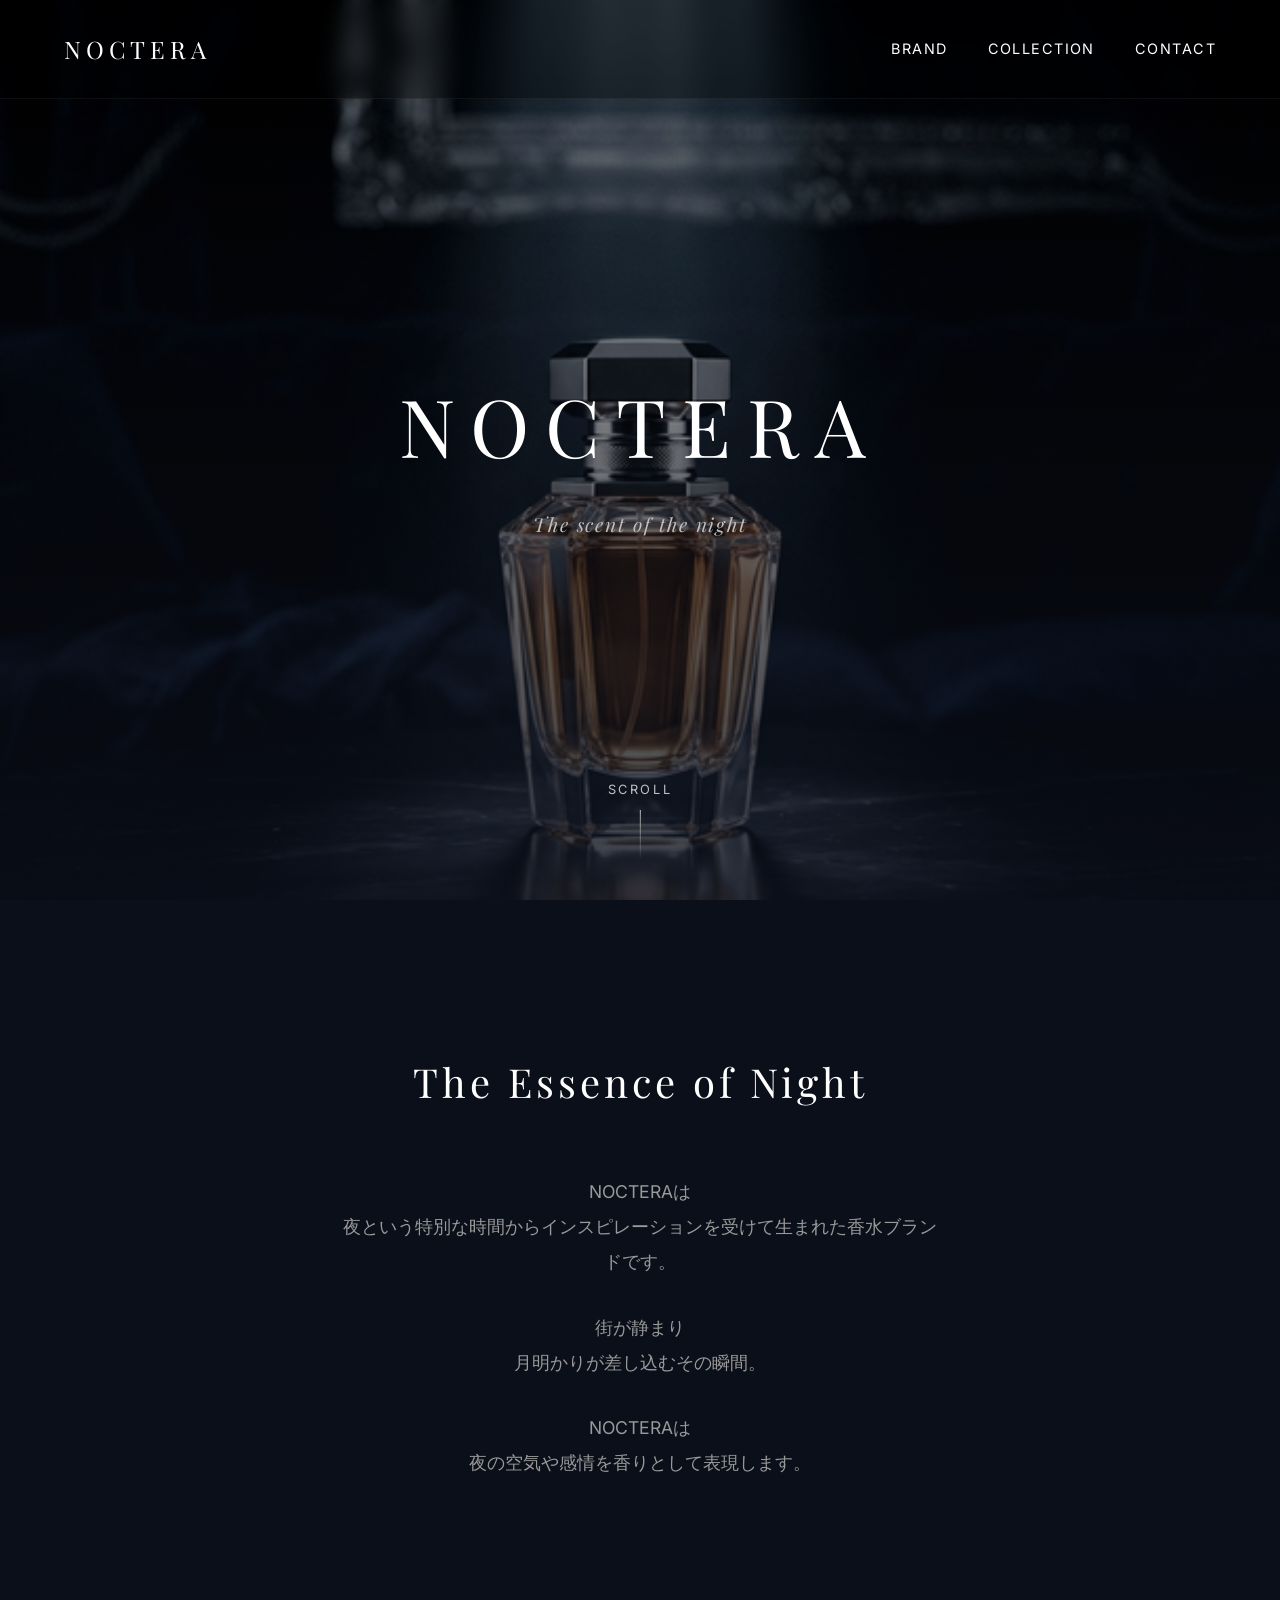
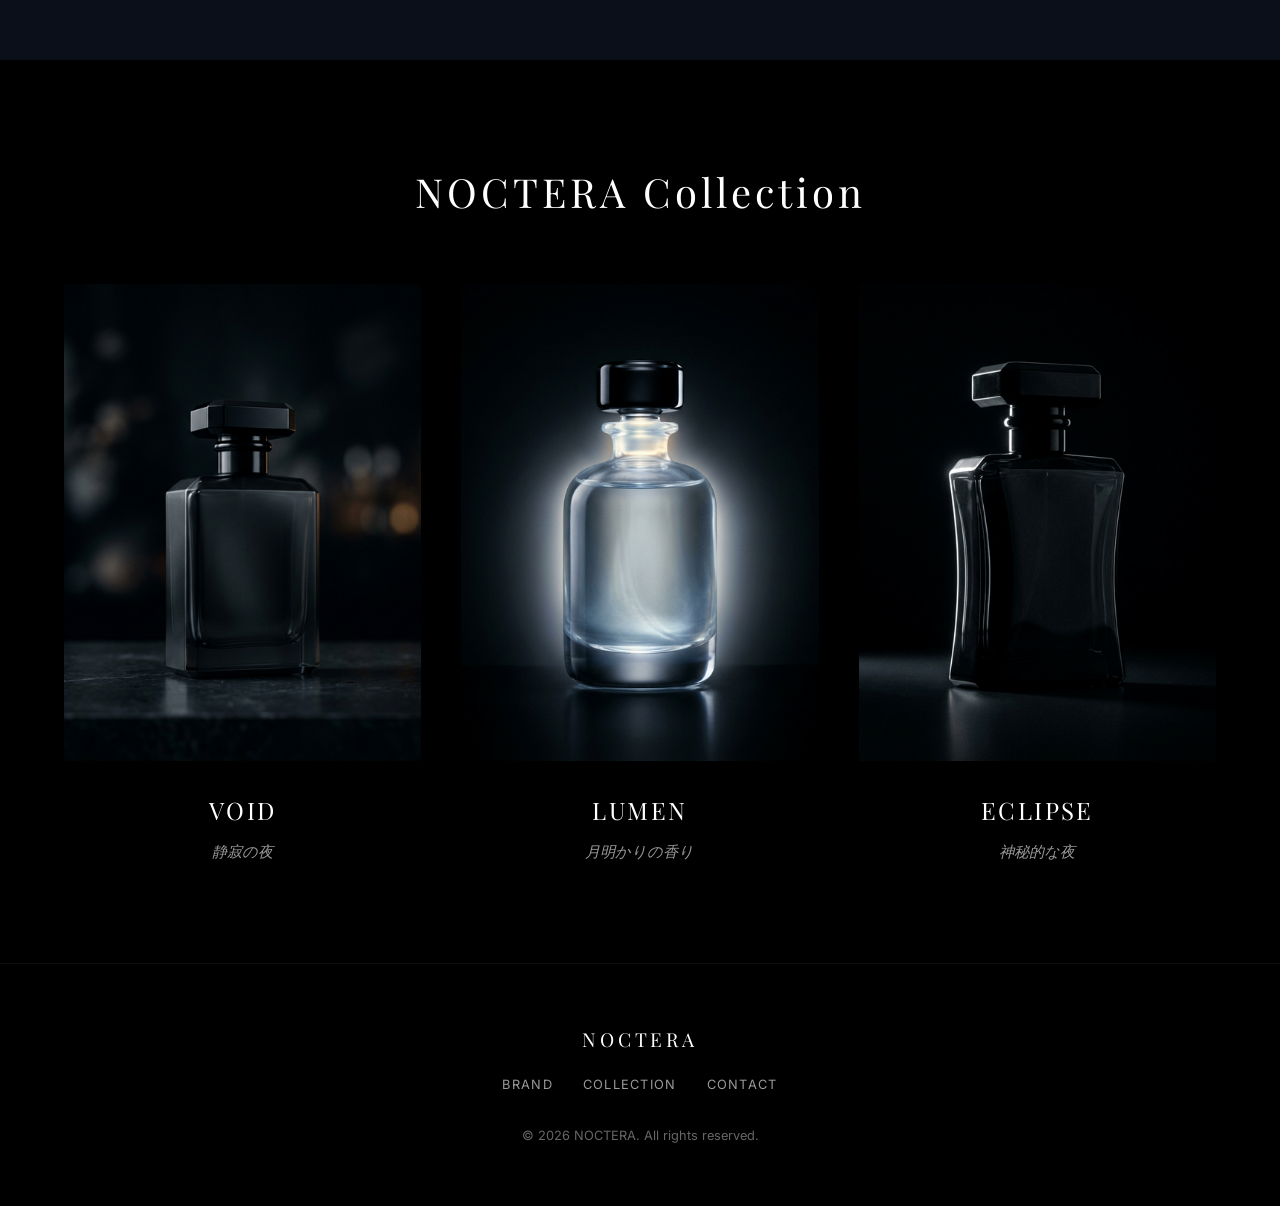
<file: index.html>
<!DOCTYPE html>
<html lang="ja">
<head>
    <meta charset="UTF-8">
    <meta name="viewport" content="width=device-width, initial-scale=1.0">
    <title>NOCTERA - The scent of the night</title>
    <meta name="description" content="夜の静けさを表現する香水ブランド、NOCTERA（ノクテラ）。">
    <link rel="stylesheet" href="css/style.css">
</head>
<body>
    <header>
        <div class="logo"><a href="index.html">NOCTERA</a></div>
        <nav>
            <ul>
                <li><a href="brand.html">Brand</a></li>
                <li><a href="collection.html">Collection</a></li>
                <li><a href="contact.html">Contact</a></li>
            </ul>
        </nav>
    </header>

    <main>
        <section class="hero">
            <div class="hero-bg"></div>
            <div class="hero-overlay"></div>
            <h1>NOCTERA</h1>
            <p>The scent of the night</p>
            <div class="scroll-indicator">Scroll</div>
        </section>

        <section class="brand-section fade-in">
            <div class="container">
                <h2 class="section-title">The Essence of Night</h2>
                <p>NOCTERAは<br>夜という特別な時間からインスピレーションを受けて生まれた香水ブランドです。</p>
                <p>街が静まり<br>月明かりが差し込むその瞬間。</p>
                <p>NOCTERAは<br>夜の空気や感情を香りとして表現します。</p>
            </div>
        </section>

        <section class="collection-section container fade-in">
            <h2 class="section-title" style="text-align: center;">NOCTERA Collection</h2>
            <div class="collection-grid">
                <a href="collection.html#void" class="product-card fade-in" style="transition-delay: 0.1s;">
                    <div class="product-image-wrapper">
                        <img src="images/void.png" alt="VOID 静寂の夜">
                    </div>
                    <h3>VOID</h3>
                    <p>静寂の夜</p>
                </a>
                <a href="collection.html#lumen" class="product-card fade-in" style="transition-delay: 0.3s;">
                    <div class="product-image-wrapper">
                        <img src="images/lumen.png" alt="LUMEN 月明かりの香り">
                    </div>
                    <h3>LUMEN</h3>
                    <p>月明かりの香り</p>
                </a>
                <a href="collection.html#eclipse" class="product-card fade-in" style="transition-delay: 0.5s;">
                    <div class="product-image-wrapper">
                        <img src="images/eclipse.png" alt="ECLIPSE 神秘的な夜">
                    </div>
                    <h3>ECLIPSE</h3>
                    <p>神秘的な夜</p>
                </a>
            </div>
        </section>
    </main>

    <footer>
        <div class="logo">NOCTERA</div>
        <div class="footer-links">
            <a href="brand.html">Brand</a>
            <a href="collection.html">Collection</a>
            <a href="contact.html">Contact</a>
        </div>
        <p>&copy; 2026 NOCTERA. All rights reserved.</p>
    </footer>

    <script src="js/script.js"></script>
</body>
</html>
</file>
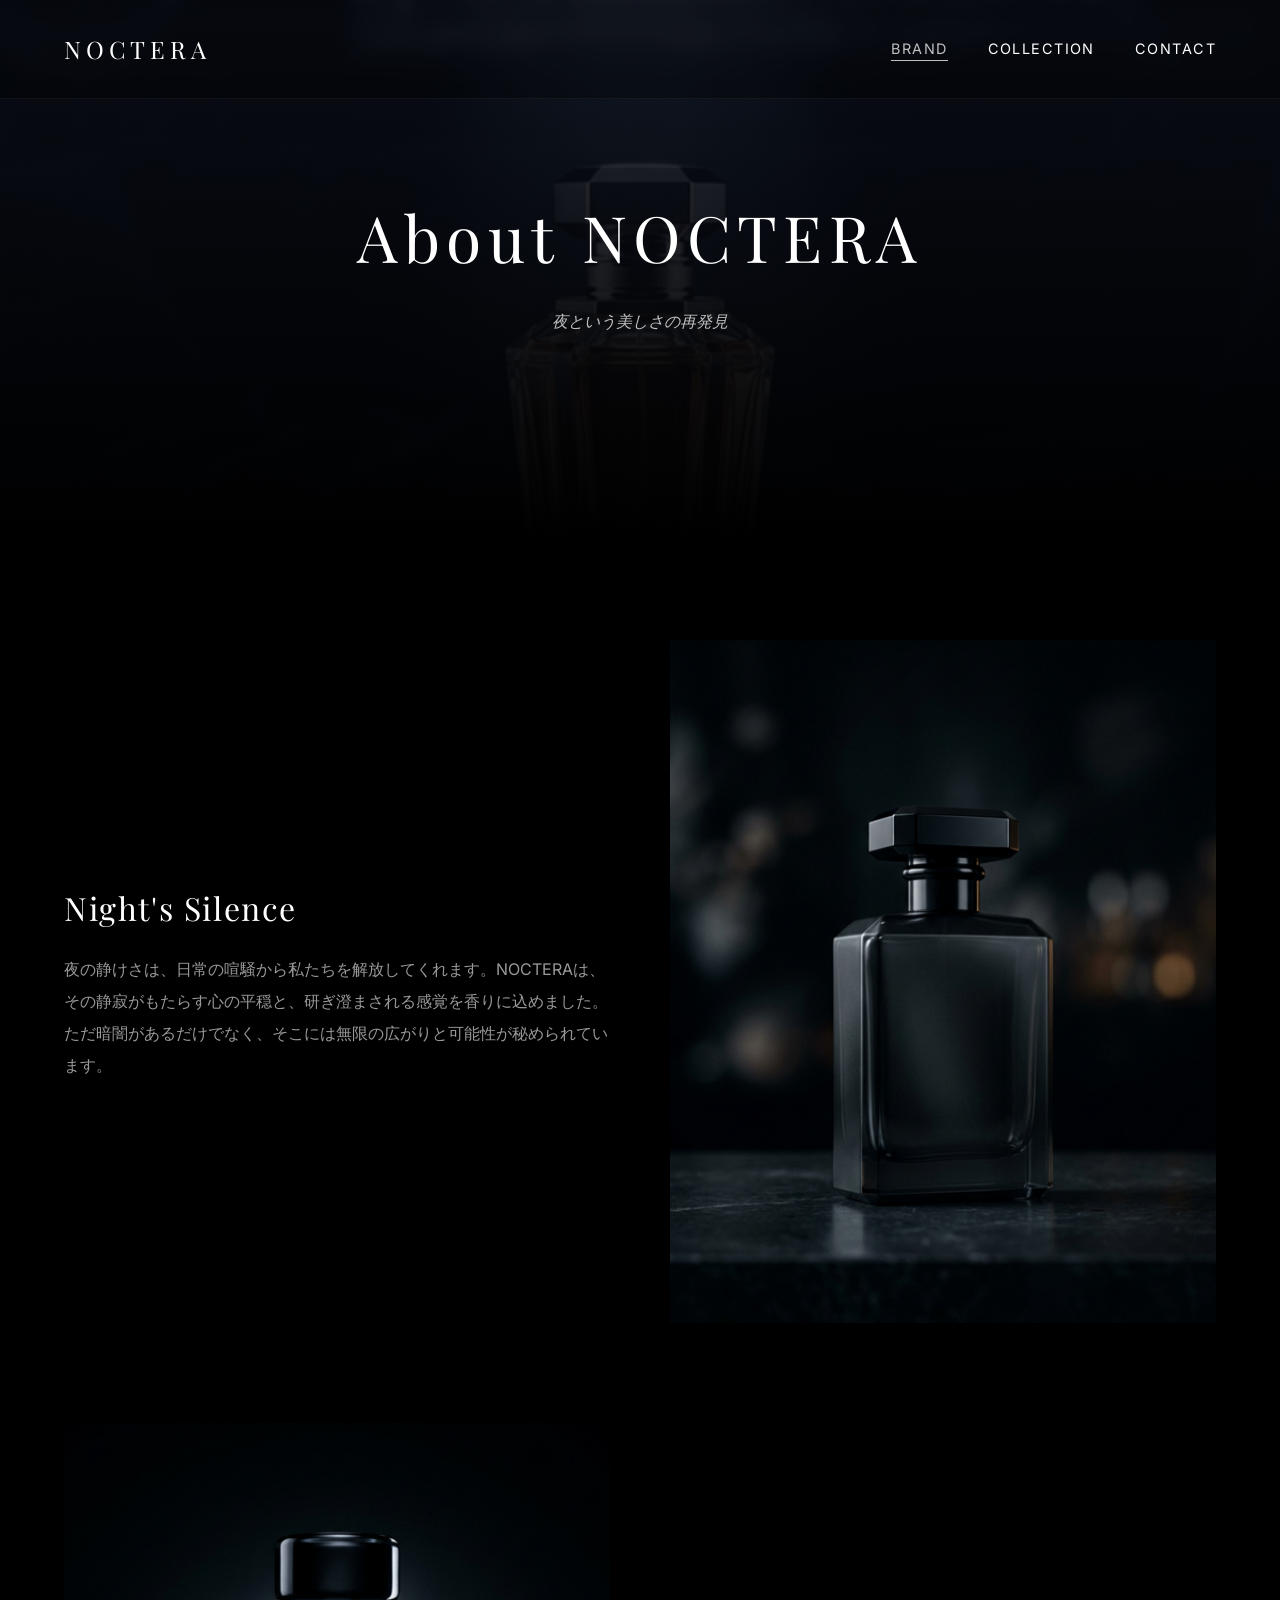
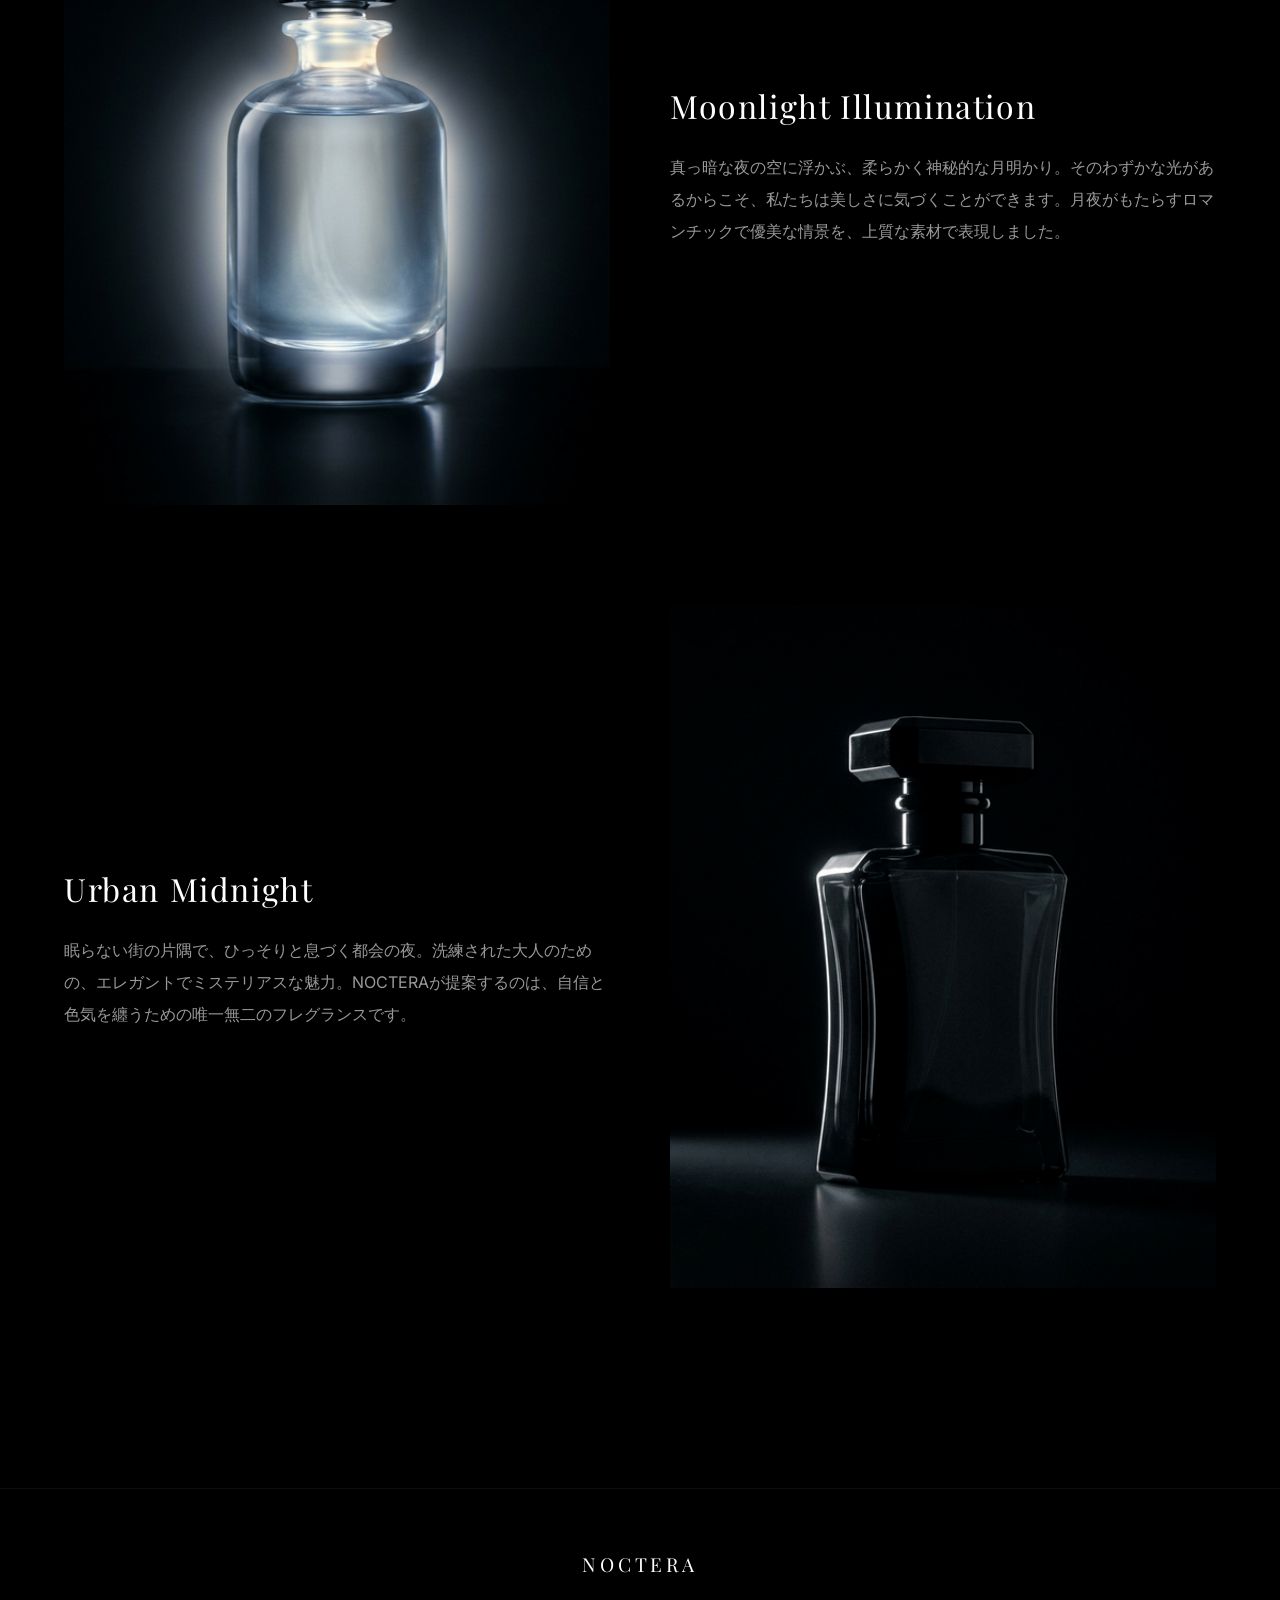
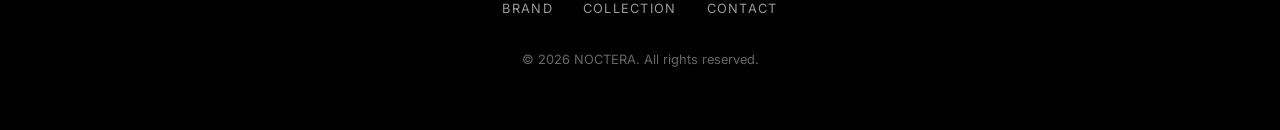
<file: brand.html>
<!DOCTYPE html>
<html lang="ja">

<head>
    <meta charset="UTF-8">
    <meta name="viewport" content="width=device-width, initial-scale=1.0">
    <title>About NOCTERA - ブランド</title>
    <link rel="stylesheet" href="css/style.css">
    <style>
        .brand-story {
            display: flex;
            align-items: center;
            gap: 60px;
            margin-bottom: 100px;
        }

        .brand-story:nth-child(even) {
            flex-direction: row-reverse;
        }

        .brand-story-text {
            flex: 1;
        }

        .brand-story-image {
            flex: 1;
            aspect-ratio: 4/5;
            background-color: var(--color-sub);
            overflow: hidden;
            display: flex;
            align-items: center;
            justify-content: center;
        }

        .brand-story-image img {
            width: 100%;
            height: 100%;
            object-fit: cover;
        }

        .brand-story-text h3 {
            font-size: 2rem;
            margin-bottom: 20px;
        }

        .brand-story-text p {
            color: var(--color-text-muted);
            line-height: 2;
        }

        @media (max-width: 768px) {

            .brand-story,
            .brand-story:nth-child(even) {
                flex-direction: column;
                gap: 30px;
            }
        }
    </style>
</head>

<body>
    <header>
        <div class="logo"><a href="index.html">NOCTERA</a></div>
        <nav>
            <ul>
                <li><a href="brand.html" class="active">Brand</a></li>
                <li><a href="collection.html">Collection</a></li>
                <li><a href="contact.html">Contact</a></li>
            </ul>
        </nav>
    </header>

    <main>
        <section class="page-header"
            style="background-image: linear-gradient(rgba(11,15,26,0.8), rgba(0,0,0,1)), url('images/hero.png'); background-size: cover; background-position: center; border:none;">
            <h1 class="fade-in">About NOCTERA</h1>
            <p class="fade-in"
                style="transition-delay: 0.2s; color: var(--color-accent); margin-top: 20px; font-family: var(--font-heading); font-style: italic;">
                夜という美しさの再発見</p>
        </section>

        <section class="container" style="padding: 100px 0;">
            <div class="brand-story fade-in">
                <div class="brand-story-text">
                    <h3>Night's Silence</h3>
                    <p>夜の静けさは、日常の喧騒から私たちを解放してくれます。NOCTERAは、その静寂がもたらす心の平穏と、研ぎ澄まされる感覚を香りに込めました。ただ暗闇があるだけでなく、そこには無限の広がりと可能性が秘められています。
                    </p>
                </div>
                <div class="brand-story-image">
                    <img src="images/void.png" alt="Night Silence">
                </div>
            </div>

            <div class="brand-story fade-in">
                <div class="brand-story-text">
                    <h3>Moonlight Illumination</h3>
                    <p>真っ暗な夜の空に浮かぶ、柔らかく神秘的な月明かり。そのわずかな光があるからこそ、私たちは美しさに気づくことができます。月夜がもたらすロマンチックで優美な情景を、上質な素材で表現しました。</p>
                </div>
                <div class="brand-story-image">
                    <img src="images/lumen.png" alt="Moonlight Illumination">
                </div>
            </div>

            <div class="brand-story fade-in">
                <div class="brand-story-text">
                    <h3>Urban Midnight</h3>
                    <p>眠らない街の片隅で、ひっそりと息づく都会の夜。洗練された大人のための、エレガントでミステリアスな魅力。NOCTERAが提案するのは、自信と色気を纏うための唯一無二のフレグランスです。</p>
                </div>
                <div class="brand-story-image">
                    <img src="images/eclipse.png" alt="Urban Midnight">
                </div>
            </div>
        </section>
    </main>

    <footer>
        <div class="logo">NOCTERA</div>
        <div class="footer-links">
            <a href="brand.html">Brand</a>
            <a href="collection.html">Collection</a>
            <a href="contact.html">Contact</a>
        </div>
        <p>&copy; 2026 NOCTERA. All rights reserved.</p>
    </footer>

    <script src="js/script.js"></script>
</body>

</html>
</file>
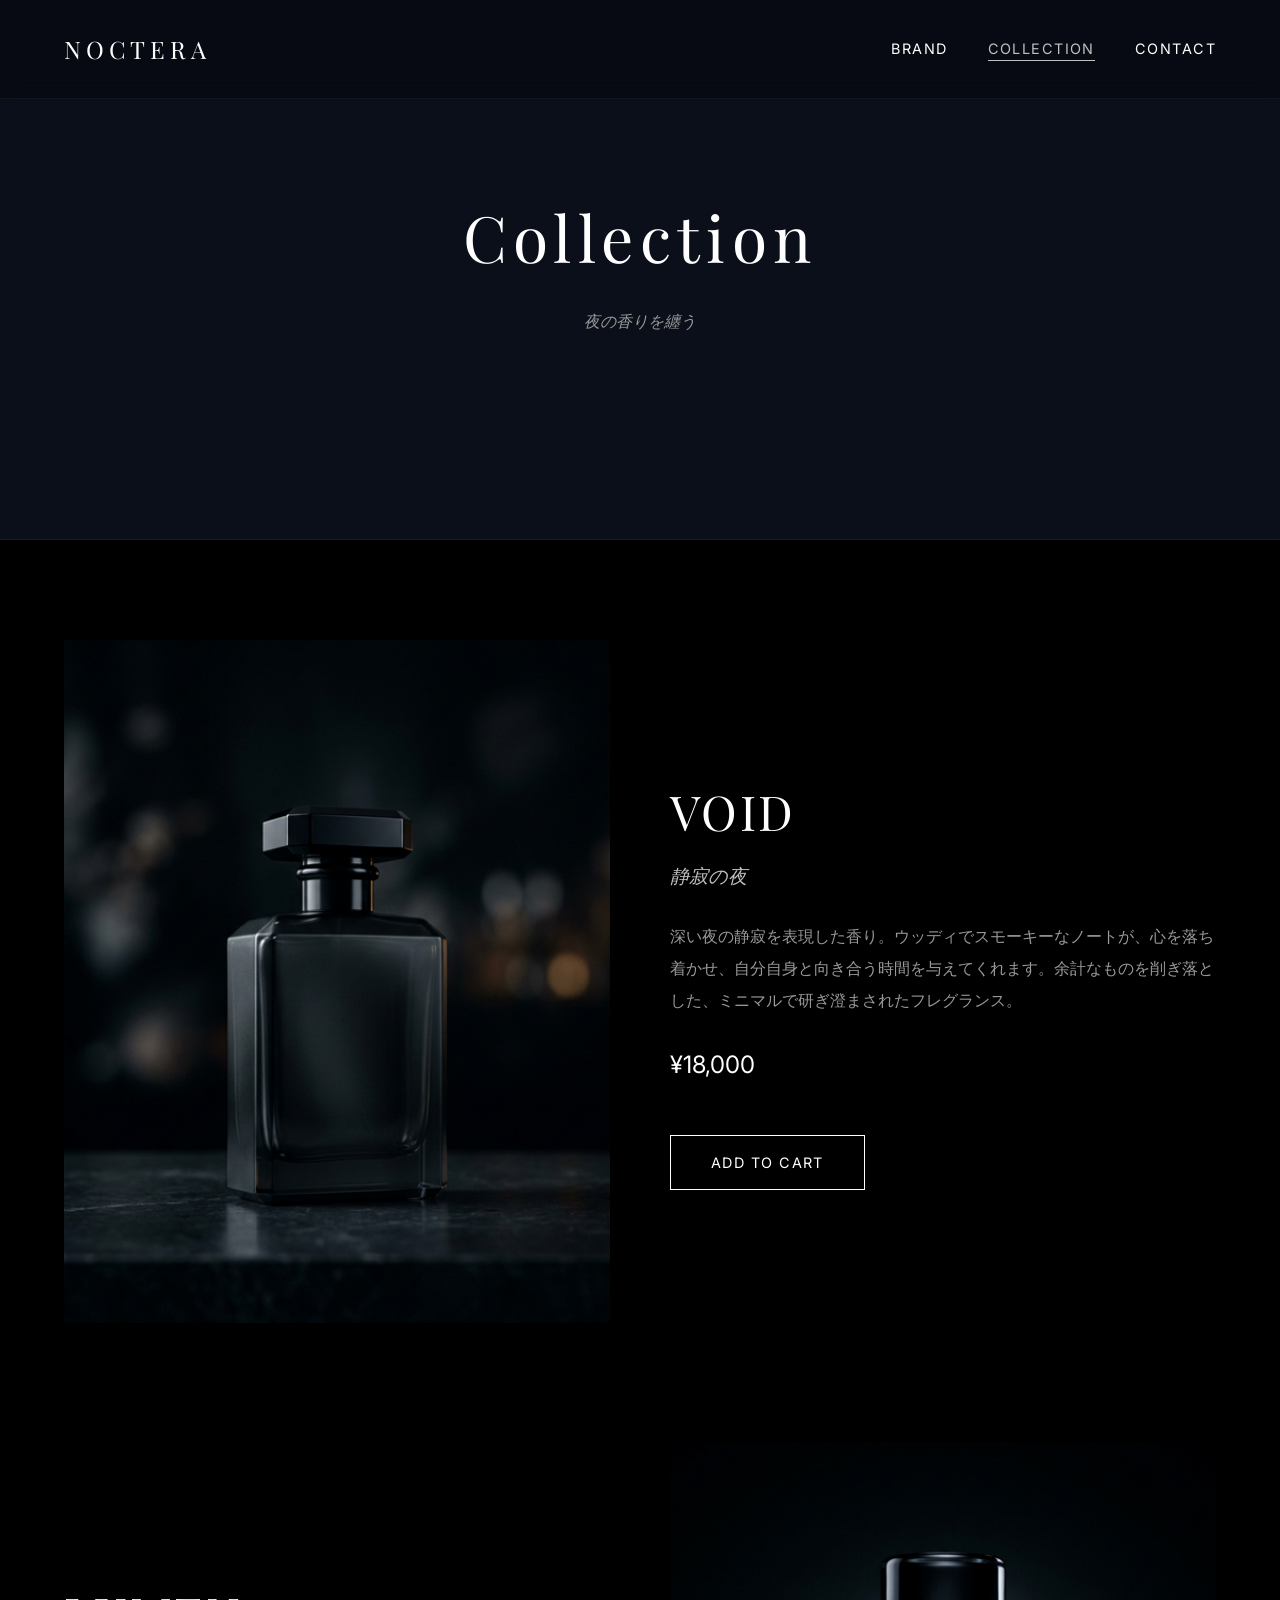
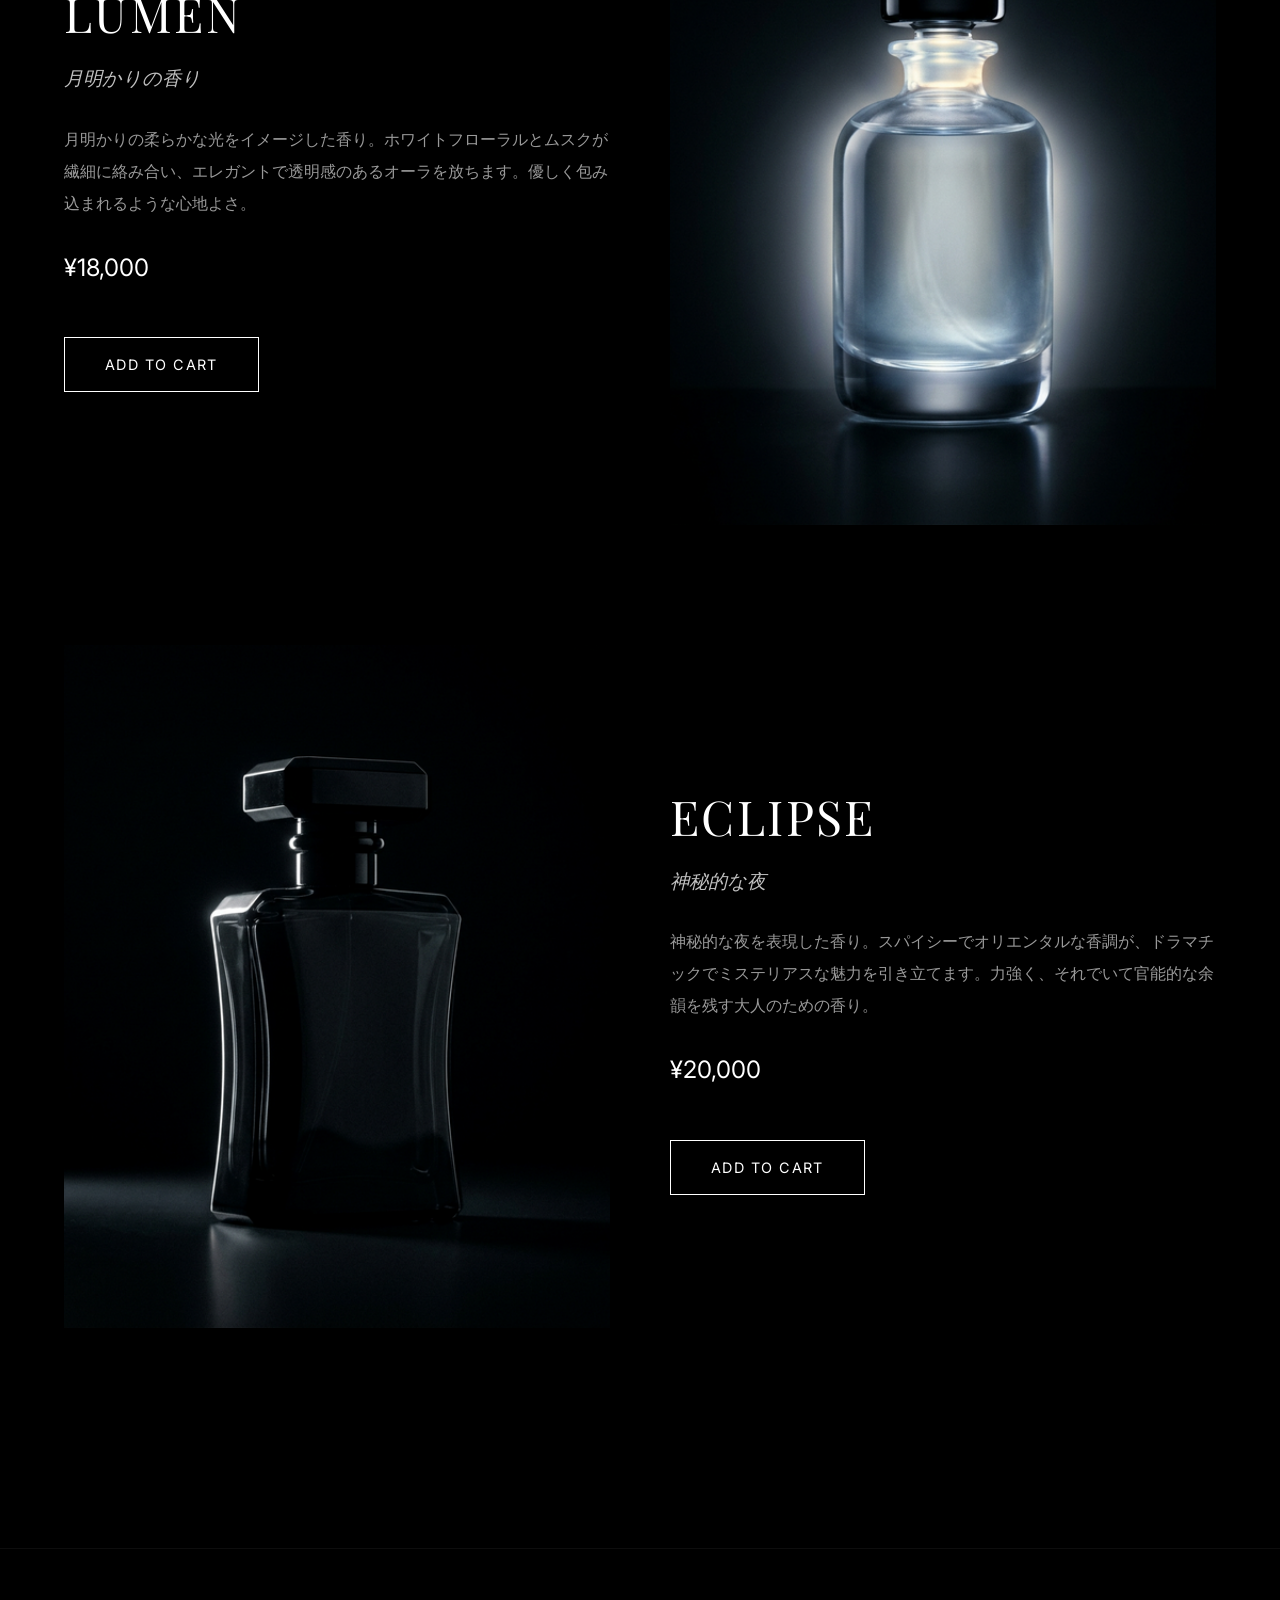
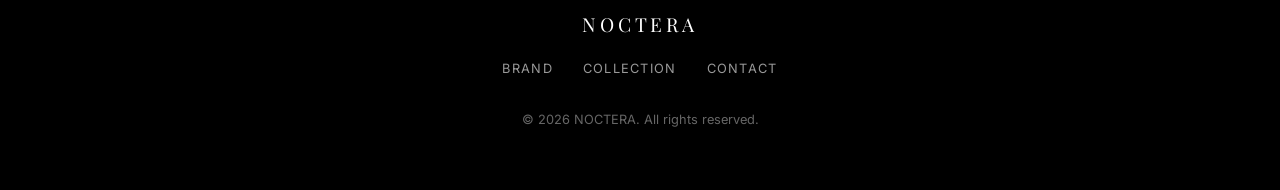
<file: collection.html>
<!DOCTYPE html>
<html lang="ja">

<head>
    <meta charset="UTF-8">
    <meta name="viewport" content="width=device-width, initial-scale=1.0">
    <title>Collection - NOCTERA</title>
    <link rel="stylesheet" href="css/style.css">
    <style>
        .product-detail {
            display: grid;
            grid-template-columns: 1fr 1fr;
            gap: 60px;
            margin-bottom: 120px;
            align-items: center;
        }

        .product-detail:nth-child(even) {
            direction: rtl;
        }

        .product-detail:nth-child(even)>* {
            direction: ltr;
        }

        .product-visual {
            background-color: var(--color-sub);
            aspect-ratio: 4/5;
            display: flex;
            align-items: center;
            justify-content: center;
            overflow: hidden;
        }

        .product-visual img {
            width: 100%;
            height: 100%;
            object-fit: cover;
        }

        .product-info h2 {
            font-size: 3rem;
            margin-bottom: 10px;
        }

        .product-subtitle {
            color: var(--color-accent);
            font-size: 1.2rem;
            margin-bottom: 30px;
            font-family: var(--font-heading);
            font-style: italic;
        }

        .product-desc {
            color: var(--color-text-muted);
            line-height: 2;
            margin-bottom: 30px;
        }

        .price {
            font-size: 1.5rem;
            margin-bottom: 30px;
        }

        @media (max-width: 768px) {

            .product-detail,
            .product-detail:nth-child(even) {
                grid-template-columns: 1fr;
                gap: 30px;
                direction: ltr;
            }
        }
    </style>
</head>

<body>
    <header>
        <div class="logo"><a href="index.html">NOCTERA</a></div>
        <nav>
            <ul>
                <li><a href="brand.html">Brand</a></li>
                <li><a href="collection.html" class="active">Collection</a></li>
                <li><a href="contact.html">Contact</a></li>
            </ul>
        </nav>
    </header>

    <main>
        <section class="page-header">
            <h1 class="fade-in">Collection</h1>
            <p class="fade-in"
                style="transition-delay: 0.2s; color: var(--color-text-muted); margin-top: 20px; font-family: var(--font-heading); font-style: italic;">
                夜の香りを纏う</p>
        </section>

        <section class="container" style="padding: 100px 0;">
            <div id="void" class="product-detail fade-in">
                <div class="product-visual">
                    <img src="images/void.png" alt="VOID 香水ボトル">
                </div>
                <div class="product-info">
                    <h2>VOID</h2>
                    <div class="product-subtitle">静寂の夜</div>
                    <p class="product-desc">
                        深い夜の静寂を表現した香り。ウッディでスモーキーなノートが、心を落ち着かせ、自分自身と向き合う時間を与えてくれます。余計なものを削ぎ落とした、ミニマルで研ぎ澄まされたフレグランス。</p>
                    <div class="price">¥18,000</div>
                    <a href="#" class="submit-btn" onclick="event.preventDefault();">Add to Cart</a>
                </div>
            </div>

            <div id="lumen" class="product-detail fade-in">
                <div class="product-visual">
                    <img src="images/lumen.png" alt="LUMEN 香水ボトル">
                </div>
                <div class="product-info">
                    <h2>LUMEN</h2>
                    <div class="product-subtitle">月明かりの香り</div>
                    <p class="product-desc">
                        月明かりの柔らかな光をイメージした香り。ホワイトフローラルとムスクが繊細に絡み合い、エレガントで透明感のあるオーラを放ちます。優しく包み込まれるような心地よさ。</p>
                    <div class="price">¥18,000</div>
                    <a href="#" class="submit-btn" onclick="event.preventDefault();">Add to Cart</a>
                </div>
            </div>

            <div id="eclipse" class="product-detail fade-in">
                <div class="product-visual">
                    <img src="images/eclipse.png" alt="ECLIPSE 香水ボトル">
                </div>
                <div class="product-info">
                    <h2>ECLIPSE</h2>
                    <div class="product-subtitle">神秘的な夜</div>
                    <p class="product-desc">
                        神秘的な夜を表現した香り。スパイシーでオリエンタルな香調が、ドラマチックでミステリアスな魅力を引き立てます。力強く、それでいて官能的な余韻を残す大人のための香り。</p>
                    <div class="price">¥20,000</div>
                    <a href="#" class="submit-btn" onclick="event.preventDefault();">Add to Cart</a>
                </div>
            </div>
        </section>
    </main>

    <footer>
        <div class="logo">NOCTERA</div>
        <div class="footer-links">
            <a href="brand.html">Brand</a>
            <a href="collection.html">Collection</a>
            <a href="contact.html">Contact</a>
        </div>
        <p>&copy; 2026 NOCTERA. All rights reserved.</p>
    </footer>

    <script src="js/script.js"></script>
</body>

</html>
</file>
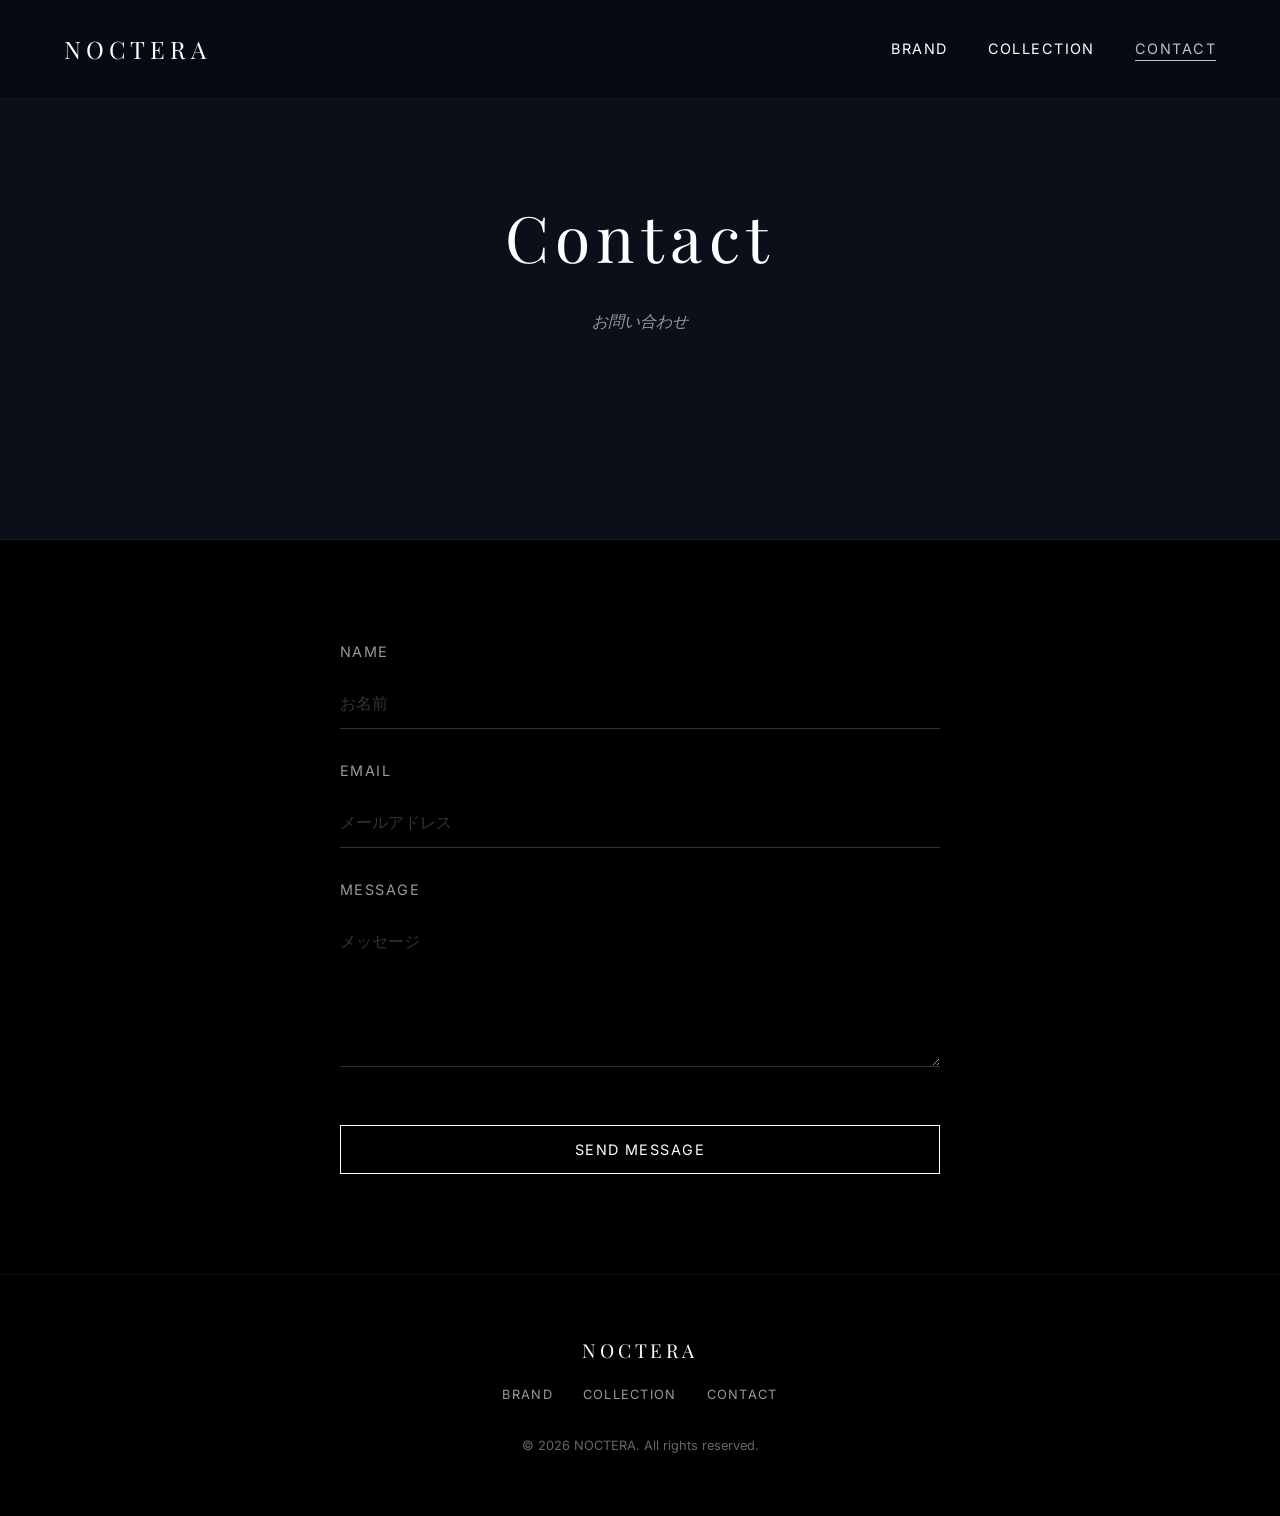
<file: contact.html>
<!DOCTYPE html>
<html lang="ja">

<head>
    <meta charset="UTF-8">
    <meta name="viewport" content="width=device-width, initial-scale=1.0">
    <title>Contact - NOCTERA</title>
    <link rel="stylesheet" href="css/style.css">
</head>

<body>
    <header>
        <div class="logo"><a href="index.html">NOCTERA</a></div>
        <nav>
            <ul>
                <li><a href="brand.html">Brand</a></li>
                <li><a href="collection.html">Collection</a></li>
                <li><a href="contact.html" class="active">Contact</a></li>
            </ul>
        </nav>
    </header>

    <main>
        <section class="page-header">
            <h1 class="fade-in">Contact</h1>
            <p class="fade-in"
                style="transition-delay: 0.2s; color: var(--color-text-muted); margin-top: 20px; font-family: var(--font-heading); font-style: italic;">
                お問い合わせ</p>
        </section>

        <section class="container fade-in" style="padding: 100px 0;">
            <form class="contact-form" action="#" method="POST" onsubmit="event.preventDefault();">
                <div class="form-group">
                    <label for="name">Name</label>
                    <input type="text" id="name" name="name" required placeholder="お名前">
                </div>
                <div class="form-group">
                    <label for="email">Email</label>
                    <input type="email" id="email" name="email" required placeholder="メールアドレス">
                </div>
                <div class="form-group">
                    <label for="message">Message</label>
                    <textarea id="message" name="message" rows="6" required placeholder="メッセージ"></textarea>
                </div>
                <button type="submit" class="submit-btn" style="width: 100%;">Send Message</button>
            </form>
        </section>
    </main>

    <footer>
        <div class="logo">NOCTERA</div>
        <div class="footer-links">
            <a href="brand.html">Brand</a>
            <a href="collection.html">Collection</a>
            <a href="contact.html">Contact</a>
        </div>
        <p>&copy; 2026 NOCTERA. All rights reserved.</p>
    </footer>

    <script src="js/script.js"></script>
</body>

</html>
</file>
<file: css/style.css>
@import url('https://fonts.googleapis.com/css2?family=Inter:wght@300;400;500&family=Playfair+Display:ital,wght@0,400;0,600;0,700;1,400&display=swap');

:root {
    --color-main: #000000;
    --color-sub: #0B0F1A;
    --color-accent: #C0C0C0;
    --color-text: #FFFFFF;
    --color-text-muted: #999999;

    --font-heading: 'Playfair Display', serif;
    --font-body: 'Inter', sans-serif;

    --transition: all 0.6s cubic-bezier(0.16, 1, 0.3, 1);
}

/* Reset and base */
* {
    margin: 0;
    padding: 0;
    box-sizing: border-box;
}

body {
    background-color: var(--color-main);
    color: var(--color-text);
    font-family: var(--font-body);
    line-height: 1.6;
    -webkit-font-smoothing: antialiased;
}

h1,
h2,
h3,
h4,
h5,
h6 {
    font-family: var(--font-heading);
    font-weight: 400;
    letter-spacing: 0.05em;
}

a {
    color: var(--color-text);
    text-decoration: none;
    transition: var(--transition);
}

a:hover,
nav a.active {
    color: var(--color-accent);
}

img {
    max-width: 100%;
    height: auto;
    display: block;
}

/* Layout */
.container {
    width: 90%;
    max-width: 1200px;
    margin: 0 auto;
}

section {
    padding: 100px 0;
}

/* Header */
header {
    position: fixed;
    top: 0;
    left: 0;
    width: 100%;
    padding: 30px 5%;
    display: flex;
    justify-content: space-between;
    align-items: center;
    z-index: 100;
    background: rgba(0, 0, 0, 0.3);
    backdrop-filter: blur(10px);
    -webkit-backdrop-filter: blur(10px);
    border-bottom: 1px solid rgba(255, 255, 255, 0.05);
}

.logo {
    font-family: var(--font-heading);
    font-size: 1.5rem;
    letter-spacing: 0.2em;
    text-transform: uppercase;
}

nav ul {
    display: flex;
    list-style: none;
    gap: 40px;
}

nav a {
    font-size: 0.9rem;
    letter-spacing: 0.1em;
    text-transform: uppercase;
    position: relative;
}

nav a::after {
    content: '';
    position: absolute;
    bottom: -4px;
    left: 0;
    width: 0%;
    height: 1px;
    background-color: var(--color-accent);
    transition: var(--transition);
}

nav a:hover::after,
nav a.active::after {
    width: 100%;
}

/* Hero Section */
.hero {
    height: 100vh;
    display: flex;
    flex-direction: column;
    justify-content: center;
    align-items: center;
    text-align: center;
    position: relative;
    overflow: hidden;
    padding: 0;
}

.hero-bg {
    position: absolute;
    top: 0;
    left: 0;
    width: 100%;
    height: 100%;
    background-image: url('../images/hero.png');
    background-size: cover;
    background-position: center;
    z-index: -2;
    transform: scale(1.05);
    animation: bgZoom 10s linear infinite alternate;
}

.hero-overlay {
    position: absolute;
    top: 0;
    left: 0;
    width: 100%;
    height: 100%;
    background: linear-gradient(to bottom, rgba(0, 0, 0, 0.3) 0%, rgba(11, 15, 26, 0.8) 100%);
    z-index: -1;
}

.hero h1 {
    font-size: 5rem;
    letter-spacing: 0.2em;
    margin-bottom: 20px;
    text-transform: uppercase;
    opacity: 0;
    transform: translateY(30px);
    animation: fadeUp 1.5s ease forwards 0.5s;
}

.hero p {
    font-size: 1.2rem;
    letter-spacing: 0.1em;
    color: var(--color-accent);
    font-style: italic;
    font-family: var(--font-heading);
    opacity: 0;
    transform: translateY(30px);
    animation: fadeUp 1.5s ease forwards 1s;
}

.scroll-indicator {
    position: absolute;
    bottom: 40px;
    left: 50%;
    transform: translateX(-50%);
    font-size: 0.8rem;
    letter-spacing: 0.2em;
    text-transform: uppercase;
    color: var(--color-accent);
    animation: pulse 2s infinite;
    display: flex;
    flex-direction: column;
    align-items: center;
    gap: 10px;
    z-index: 10;
}

.scroll-indicator::after {
    content: '';
    width: 1px;
    height: 50px;
    background: linear-gradient(to bottom, var(--color-accent), transparent);
}

/* Brand Section */
.brand-section {
    background-color: var(--color-sub);
    text-align: center;
    padding: 150px 0;
}

.section-title {
    font-size: 2.5rem;
    margin-bottom: 60px;
    letter-spacing: 0.1em;
}

.brand-section p {
    font-size: 1.1rem;
    max-width: 600px;
    margin: 0 auto 30px;
    color: var(--color-text-muted);
    line-height: 2;
}

/* Collection Section */
.collection-grid {
    display: grid;
    grid-template-columns: repeat(3, 1fr);
    gap: 40px;
    margin-top: 60px;
}

.product-card {
    text-align: center;
    cursor: pointer;
    display: block;
}

.product-image-wrapper {
    overflow: hidden;
    margin-bottom: 30px;
    background-color: var(--color-sub);
    aspect-ratio: 3/4;
    display: flex;
    align-items: center;
    justify-content: center;
}

.product-card img {
    width: 100%;
    height: 100%;
    object-fit: cover;
    transition: transform 1s ease;
}

.product-card:hover img {
    transform: scale(1.05);
}

.product-card h3 {
    font-size: 1.5rem;
    margin-bottom: 10px;
    letter-spacing: 0.1em;
    color: var(--color-text);
    transition: var(--transition);
}

.product-card:hover h3 {
    color: var(--color-accent);
}

.product-card p {
    color: var(--color-text-muted);
    font-size: 0.95rem;
    font-family: var(--font-heading);
    font-style: italic;
}

/* Page Headers */
.page-header {
    height: 60vh;
    display: flex;
    flex-direction: column;
    justify-content: center;
    align-items: center;
    text-align: center;
    background-color: var(--color-sub);
    border-bottom: 1px solid rgba(255, 255, 255, 0.05);
    padding-top: 80px;
    /* Offset for header */
}

.page-header h1 {
    font-size: 4rem;
    letter-spacing: 0.1em;
}

/* Forms */
.contact-form {
    max-width: 600px;
    margin: 0 auto;
}

.form-group {
    margin-bottom: 30px;
}

.form-group label {
    display: block;
    margin-bottom: 15px;
    font-size: 0.9rem;
    letter-spacing: 0.1em;
    text-transform: uppercase;
    color: var(--color-text-muted);
}

.form-group input,
.form-group textarea {
    width: 100%;
    padding: 15px 0;
    background: transparent;
    border: none;
    border-bottom: 1px solid rgba(255, 255, 255, 0.2);
    color: var(--color-text);
    font-family: var(--font-body);
    font-size: 1rem;
    transition: var(--transition);
}

.form-group input:focus,
.form-group textarea:focus {
    outline: none;
    border-bottom-color: var(--color-accent);
}

::placeholder {
    color: rgba(255, 255, 255, 0.2);
}

.submit-btn {
    background: transparent;
    color: var(--color-text);
    border: 1px solid var(--color-text);
    padding: 15px 40px;
    font-family: var(--font-body);
    font-size: 0.9rem;
    letter-spacing: 0.1em;
    text-transform: uppercase;
    cursor: pointer;
    transition: var(--transition);
    display: inline-block;
    margin-top: 20px;
    text-align: center;
}

.submit-btn:hover {
    background: var(--color-text);
    color: var(--color-main);
    border-color: var(--color-text);
}

/* Footer */
footer {
    padding: 60px 5%;
    text-align: center;
    border-top: 1px solid rgba(255, 255, 255, 0.05);
    background-color: var(--color-main);
}

footer .logo {
    font-size: 1.2rem;
    margin-bottom: 20px;
    display: inline-block;
}

.footer-links {
    display: flex;
    justify-content: center;
    gap: 30px;
    margin-bottom: 30px;
}

.footer-links a {
    font-size: 0.8rem;
    color: var(--color-text-muted);
    text-transform: uppercase;
    letter-spacing: 0.1em;
}

.footer-links a:hover {
    color: var(--color-accent);
}

footer p {
    font-size: 0.8rem;
    color: #666;
}

/* Animations */
.fade-in {
    opacity: 0;
    transform: translateY(30px);
    transition: opacity 1s cubic-bezier(0.16, 1, 0.3, 1), transform 1s cubic-bezier(0.16, 1, 0.3, 1);
}

.fade-in.visible {
    opacity: 1;
    transform: translateY(0);
}

@keyframes fadeUp {
    to {
        opacity: 1;
        transform: translateY(0);
    }
}

@keyframes pulse {
    0% {
        opacity: 0.3;
    }

    50% {
        opacity: 1;
    }

    100% {
        opacity: 0.3;
    }
}

@keyframes bgZoom {
    from {
        transform: scale(1);
    }

    to {
        transform: scale(1.05);
    }
}

/* Responsive */
@media (max-width: 768px) {
    .hero h1 {
        font-size: 3rem;
    }

    .collection-grid {
        grid-template-columns: 1fr;
        gap: 60px;
    }

    nav ul {
        gap: 15px;
    }

    nav a {
        font-size: 0.75rem;
    }

    .page-header h1 {
        font-size: 2.5rem;
    }

    header {
        padding: 20px 5%;
    }

    .logo {
        font-size: 1.2rem;
    }
}
</file>
